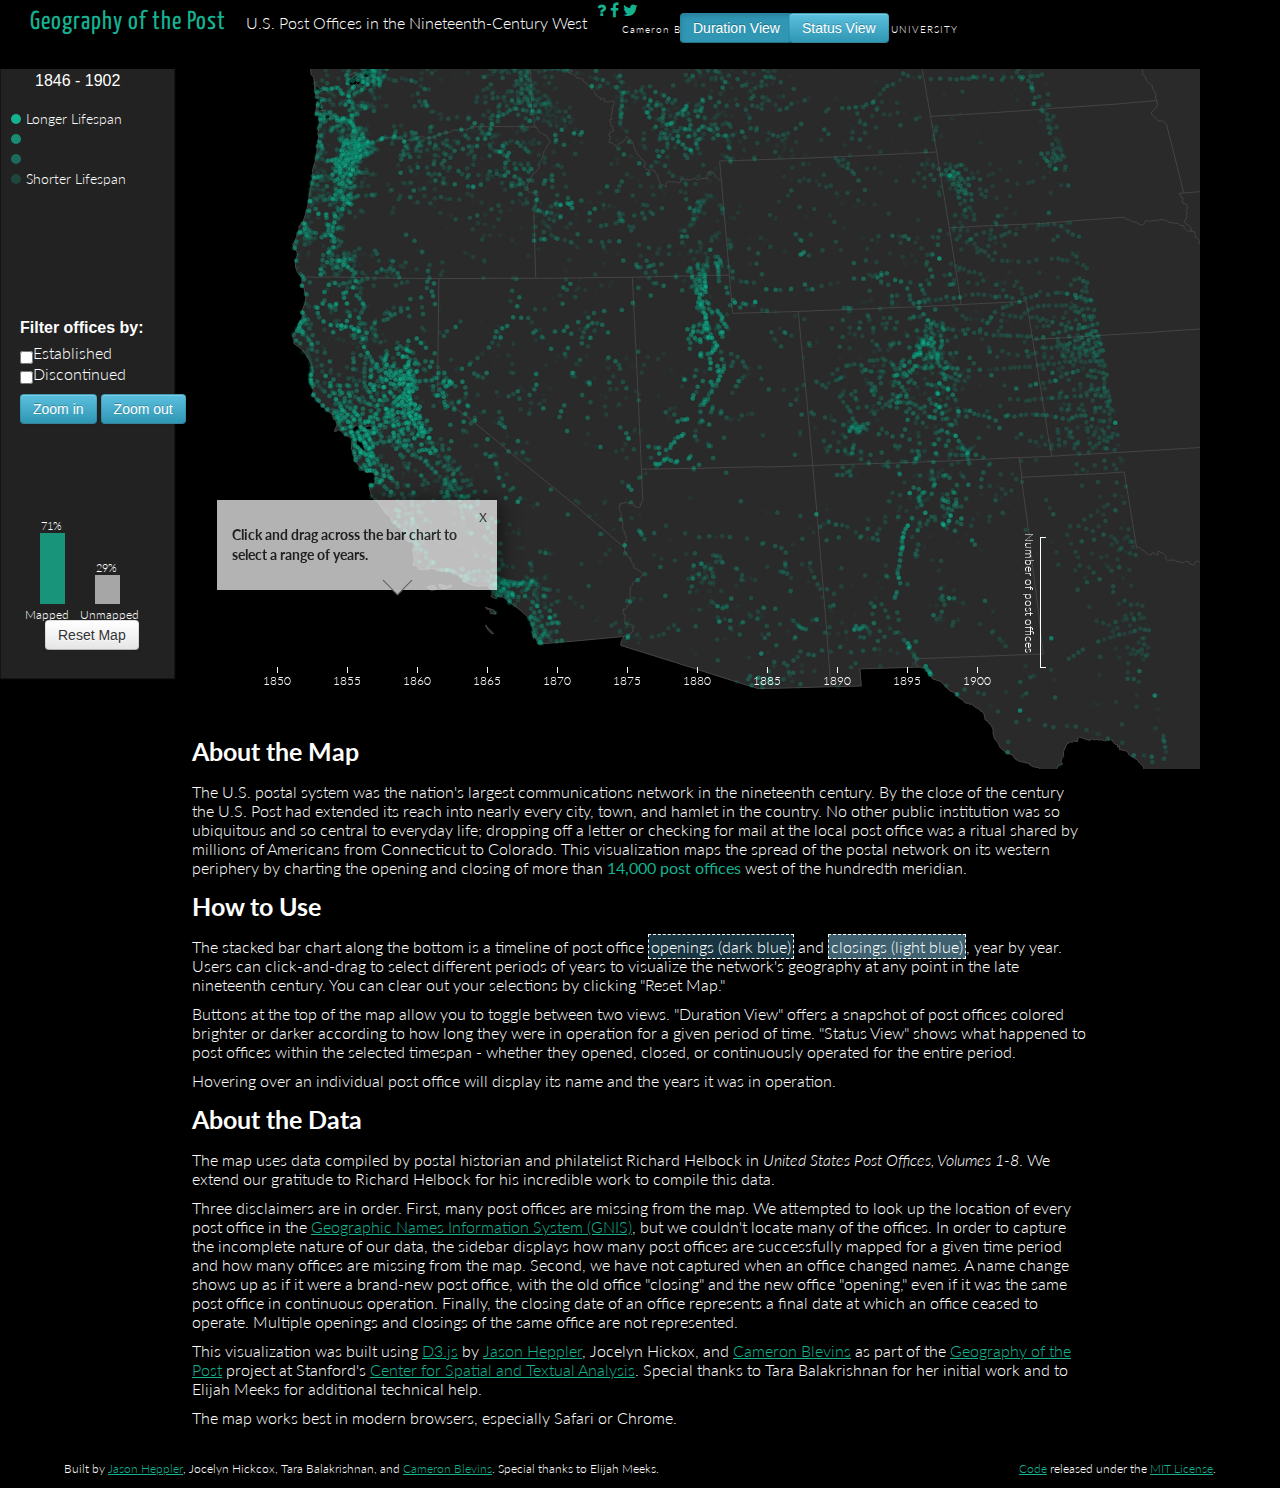
<file: index.html>
<!DOCTYPE html>
<html>
<head>
<meta charset="utf-8">

<title>Geography of the Post</title>

<link href='http://fonts.googleapis.com/css?family=Lato:300,400,700' rel='stylesheet' type='text/css'>
<link href='http://fonts.googleapis.com/css?family=Yanone+Kaffeesatz:400,300' rel='stylesheet' type='text/css'>

<link href="css/style.css" rel="stylesheet" type="text/css">
<link href="css/bootstrap.css" rel="stylesheet" type="text/css">
<link href="css/social-buttons.css" rel="stylesheet" type="text/css">
<link rel="stylesheet" href="css/font-awesome-4.2.0/css/font-awesome.min.css">
<script src="lib/jquery-1.11.1.min.js"></script>

<script src="lib/d3.v3.min.js" charset="utf-8"></script>
<script src="lib/queue.v1.min.js" charset="utf-8"></script>
<script src="lib/topojson.v1.min.js" charset="utf-8"></script>

<script>
<script>
  (function(i,s,o,g,r,a,m){i['GoogleAnalyticsObject']=r;i[r]=i[r]||function(){
  (i[r].q=i[r].q||[]).push(arguments)},i[r].l=1*new Date();a=s.createElement(o),
  m=s.getElementsByTagName(o)[0];a.async=1;a.src=g;m.parentNode.insertBefore(a,m)
  })(window,document,'script','//www.google-analytics.com/analytics.js','ga');

  ga('create', 'UA-55739042-1', 'auto');
  ga('send', 'pageview');

</script>
</script>

</head>

<body>

<script>
// Scroll to About section
$(function() {
  $('a[href*=#]:not([href=#])').click(function() {
    if (location.pathname.replace(/^\//,'') == this.pathname.replace(/^\//,'') && location.hostname == this.hostname) {

      var target = $(this.hash);
      target = target.length ? target : $('[name=' + this.hash.slice(1) +']');
      if (target.length) {
        $('html,body').animate({
          scrollTop: target.offset().top
        }, 1000);
        return false;
      }
    }
  });
});
</script>

<nav class="navbar navbar-inverse" role="navigation">
  <div class="container-fluid">
    <!-- Brand and toggle get grouped for better mobile display -->
    <div class="navbar-header">
      <span class="navbar-title">Geography of the Post</span>
      <span class="navbar-subtitle">U.S. Post Offices in the Nineteenth-Century West</span>
      <button type="button" id="durationView" class="btn btn-info active" onclick="showSnapshot()">Duration View</button>
      <button type="button" id="statusView" class="btn btn-info" onclick="showRegular()">Status View</button>
      <a id="aboutView" class="btn-social-icon btn-social" href="#aboutMap"><i class="fa fa-question"></i></a>
      <a id="social_facebook" class="btn-social-icon btn-social" href="https://www.facebook.com/sharer/sharer.php?u=URLENCODED_URL&t=Mapping the U.S. Postal Network in the Nineteenth-Century West"
   onclick="javascript:window.open(this.href, '', 'menubar=no,toolbar=no,resizable=yes,scrollbars=yes,height=300,width=600');return false;"
   target="_blank" title="Share on Facebook"><i class="fa fa-facebook"></i></a>
      <a id="social_twitter" class="btn-social-icon btn-social" href="http://twitter.com/share?text=Mapping the U.S. Postal Network in the Nineteenth-Century West &url=http://digitalhistory.stanford.edu/projects/cblevins" target="_blank"><i class="fa fa-twitter"></i></a>

    </div>
    <span id="about">
          <ul>
              <li>Cameron Blevins</li>
              <li>Jason Heppler</li>
              <li><span class="sc">Stanford University</span></li>
          </ul>
      </span>
  </div><!-- /.container-fluid -->
</nav>

<div id="loading">
  <div style="position: fixed; top: 30%; width: 100%; font: normal 400 26px/1.6 'Yanone Kaffeesatz', sans-serif;
      font-size: 600%; text-align: center; color: #15B290">Loading map...
  </div>
</div>

<div id="datamode">
  <form display: "inline">
    <input type="radio"
            id="snapshot"
            name="data"
            value="snapshot"
            onclick="showSnapshot()"
            checked="checked"/>Duration View
    <input type="radio"
            id="regular"
            name="data"
            value="regular"
            onclick="showRegular()"/>Status View
 </form>
</div>

<script type="text/javascript" src="post.js"></script>

<div id="resetMap">
    <button
    name="returnBrush"
    value="Remove Brush"
    class="btn btn-default"
    onclick="resetBrush()"/>Reset Map
</div>

<div id="information">
<div id="tooltipView"></div>

<div id="selections">
  <h4 class="yearText">Filter offices by: </h4>
  <form display="box" class="estSelections">
    <input type="checkbox"
            id="estab"
            class="legendText"
            name="maps"
            value="Established"
            onClick="filterPoints()"/>Established<br>
    <input type="checkbox"
            id="discont"
            class="legendText"
            name="maps"
            value="Discontinued"
            onclick="filterPoints()"/>Discontinued
 </form>

<button type="button" id="zoom_in" class="btn btn-info" onclick="manualZoom('in');">Zoom in</button>
<button type="button" id="zoom_out" class="btn btn-info" onclick="manualZoom('out');">Zoom out</button>
</div>
</div>

<div id="control" style="display: block; left: 217px; top: 500px;">
  <!--<h4>Drawing timelines</h4>-->
  <div id="text">
  	<h5>Click and drag across the bar chart to select a range of years.</h5>
    <!--<p>When you hover your mouse over the barchart, you'll notice the mouse changes to a crosshair. You can use your mouse to draw spans of time over the barchart and update the map's information. Click "Reset Map" to remove the span of time.</p>-->
  </div>

  <div id="control_arrow" style="width: 20px; height: 20px; transform: rotate(45deg); -ms-transform: rotate(45deg); -webkit-transform: rotate(45deg); background: white; border-bottom: solid 1px gray; border-right: 1px solid gray; position: absolute; left: 170px; top: 70px;"></div>
  <a id="close" title="close" onclick="d3.select('#control').style('display','none')">x</a>
</div>

<div class="aboutText">
<h3 id="aboutMap">About the Map</h3>
<p>The U.S. postal system was the nation's largest communications network in the nineteenth century. By the close of the century the U.S. Post had extended its reach into nearly every city, town, and hamlet in the country. No other public institution was so ubiquitous and so central to everyday life; dropping off a letter or checking for mail at the local post office was a ritual shared by millions of Americans from Connecticut to Colorado. This visualization maps the spread of the postal network on its western periphery by charting the opening and closing of more than <b><font color="#15b290">14,000 post offices</font></b> west of the hundredth meridian.

 <h3>How to Use</h3>
 <p>The stacked bar chart along the bottom is a timeline of post office <span style="background-color: #193441; padding: 2px; border: 1px dashed #fff;">openings (dark blue)</span> and <span style="background-color: #3E606F; padding: 2px; border: 1px dashed #fff;">closings (light blue)</span>, year by year. Users can click-and-drag to select different periods of years to visualize the network's geography at any point in the late nineteenth century. You can clear out your selections by clicking "Reset Map."</p>

 <p>Buttons at the top of the map allow you to toggle between two views. "Duration View" offers a snapshot of post offices colored brighter or darker according to how long they were in operation for a given period of time. "Status View" shows what happened to post offices within the selected timespan - whether they opened, closed, or continuously operated for the entire period. </p>

 <p>Hovering over an individual post office will display its name and the years it was in operation.</p>


 <h3>About the Data</h3>
 <p>The map uses data compiled by postal historian and philatelist Richard Helbock in <i>United States Post Offices, Volumes 1-8</i>. We extend our gratitude to Richard Helbock for his incredible work to compile this data.</p>
<p>Three disclaimers are in order. First, many post offices are missing from the map. We attempted to look up the location of every post office in the <a href="http://geonames.usgs.gov/">Geographic Names Information System (GNIS)</a>, but we couldn't locate many of the offices. In order to capture the incomplete nature of our data, the sidebar displays how many post offices are successfully mapped for a given time period and how many offices are missing from the map. Second, we have not captured when an office changed names. A name change shows up as if it were a brand-new post office, with the old office "closing" and the new office "opening," even if it was the same post office in continuous operation. Finally, the closing date of an office represents a final date at which an office ceased to operate. Multiple openings and closings of the same office are not represented.</p>

 <p>This visualization was built using <a href="d3js.org">D3.js</a> by <a href="http://jasonheppler.org/">Jason Heppler</a>, Jocelyn Hickox, and <a href="http://cameronblevins.org/">Cameron Blevins</a> as part of the <a href="http://www.stanford.edu/group/spatialhistory/cgi-bin/site/project.php?id=1059">Geography of the Post</a> project at Stanford's <a href="http://cesta.stanford.edu/">Center for Spatial and Textual Analysis</a>. Special thanks to Tara Balakrishnan for her initial work and to Elijah Meeks for additional technical help.</p>
  <p>The map works best in modern browsers, especially Safari or Chrome.</p>
 </div>


<footer>
  <span style="float:right;">
    <a href="https://github.com/stanford-history/geographypost">Code</a> released under the <a href="http://heppler.mit-license.org/">MIT License</a>.
  </span>

  Built by <a href="http://www.jasonheppler.org">Jason Heppler</a>, Jocelyn Hickcox, Tara Balakrishnan, and <a href="http://cameronblevins.org">Cameron Blevins</a>. Special thanks to Elijah Meeks.

</footer>
</body>
</file>
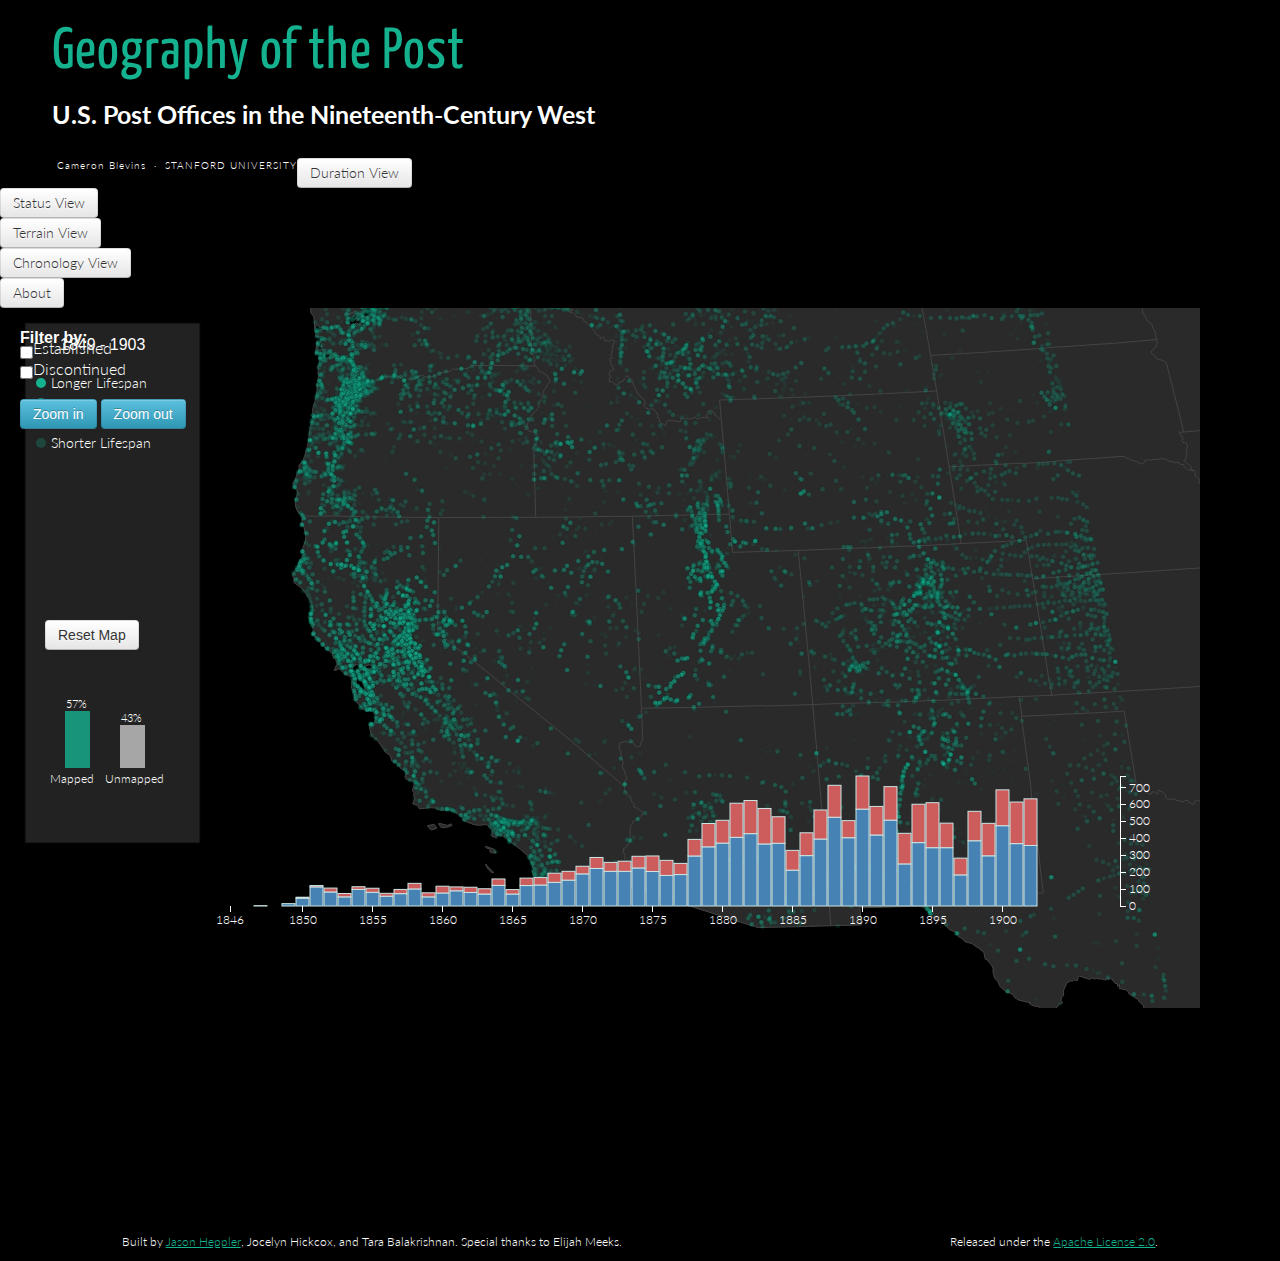
<file: v3.html>
<!DOCTYPE html>
<head>
<meta charset="utf-8">

<link href='http://fonts.googleapis.com/css?family=Lato:300,400,700' rel='stylesheet' type='text/css'>
<link href='http://fonts.googleapis.com/css?family=Yanone+Kaffeesatz:400,300' rel='stylesheet' type='text/css'>

<link href="css/style.css" rel="stylesheet" type="text/css">
<link href="css/tipsy.css" rel="stylesheet" type="text/css">
<link href="css/bootstrap.css" rel="stylesheet" type="text/css">

<script src="lib/d3.v3.min.js" charset="utf-8"></script>
<script src="lib/queue.v1.min.js" charset="utf-8"></script>
<script src="lib/topojson.v1.min.js" charset="utf-8"></script>
<script src="lib/jquery-1.10.2.min.js" charset="utf-8"></script>
<script src="lib/jquery-ui.js" charset="utf-8"></script>
<script src="lib/jquery.tipsy.js" charset="utf-8"></script>
</head>

<body>
<title>Geography of the Post</title>

<div id="info">
    <h1>Geography of the Post</h1>
    <h3>U.S. Post Offices in the Nineteenth-Century West</h3>
    <div id="about">
        <ul>
            <li>Cameron Blevins</li>
            <li><span class="sc">Stanford University</span></li>
        </ul>
    </div>
</div>

<div id="tab1" onclick="javascript:showSnapshot()">
  <p class="btn btn-default">Duration View</p>
</div>
<div id="tab2" onclick="javascript:showRegular()">
  <p class="btn btn-default">Status View</p>
</div>
<div id="tab3" onclick="javascript:showTerrain()">
  <p class="btn btn-default">Terrain View</p>
</div>
<div id="tab4" onclick="javascript:showChron()">
  <p class="btn btn-default">Chronology View</p>
</div>
<div id="tab5" onclick="javascript:showAbout()">
  <p class="btn btn-default">About</p>
</div>


<div id="datamode">
  <form display: "inline">
    <input type="radio"
            id="snapshot"
            class="datamode"
            name="data"
            value="snapshot"
            onclick="showSnapshot()"
            checked="checked"/>Snapshot View
    <input type="radio"
            id="event"
            class="datamode"
            name="data"
            value="event"
            onClick="showEvent()"/>Event View
    <input type="radio"
            id="regular"
            class="datamode"
            name="data"
            value="regular"
            onclick="showRegular()"/>Regular View
 </form>
</div>

<script type="text/javascript">

///////////////////////////////////////////////////////////////////////
//
// Global Variables
//
///////////////////////////////////////////////////////////////////////

var width = 1200,
    height = 750,
    barchart_margin = {top: 20, right: 40, bottom: 30, left: 20},
    barchart_width = width - barchart_margin.left - barchart_margin.right - 250,
    barchart_height = 180 - barchart_margin.top - barchart_margin.bottom,
    centered,
    barWidth = 25,
    num_mapped = 50,
    totalShown = 100,
    mappedHeight = 57,
    unmappedHeight = 43;

var z = d3.scale.ordinal().range(["steelblue", "indianred"]);
currentZoom = -99;

var zoom = d3.behavior.zoom()
    .translate([0, 0])
    .scale(1)
    .scaleExtent([.8, 8])
    // .on("zoomstart", zoomstart)
    .on("zoom", zoomed);
    // .on("zoomend", zoomend);

// Scales
var x = d3.scale.ordinal().rangeRoundBands([0, barchart_width - 60], .1);
var y = d3.scale.linear().range([barchart_height, 0]);

// Legend variables
var legend_x = 25,
    legend_y = 30,
    legend_width = 175,
    legend_height = 520,
    legend_margin = 20
    key_y = 40,
    key_x = 16,
    mapped_y = legend_y + legend_height - 90;

// Colors
var aliveThroughout = "#009939"; // active throughout
var diesDuring =  "#ff6600";     // closed
var bornDuring =  "0089cd";      // established
var aliveDuring = "#C00000";     // est and closed
var autoColor = "#15b290";
var currYearColor = "#CB709D";

// Brush Dates
var brushStart = 1849;
var brushEnd = 1903;
var defaultDis = 1905;
var currYear = 0;
var shownOpacity = .9;
var fadeOpacity = 0;

var tooltip = d3.select("body")
  .append("tooltipView")
    .attr("class", "tooltip")
    .style("opacity", 0);

// Get our data ready
queue()
    .defer(d3.json, "data/us.json")
    .defer(d3.csv, "data/post_data.csv")
    .await(ready);

///////////////////////////////////////////////////////////////////////
//
// Map
//
///////////////////////////////////////////////////////////////////////

var projection = d3.geo.azimuthalEqualArea()
    .translate([680, 380])
    .rotate([118.9, 0])
    .center([6, 37.5])
    .scale(1170 * 2);

var svg = d3.select("body").append("svg")
    .attr("width", width)
    .attr("height", "700")
    .attr("class", "mapviz");

var graticule = d3.geo.graticule()
    .extent([
        [-98 - 45, 38 - 45],
        [-98 + 45, 38 + 45]
    ])
    .step([22.5 / 4, 22.5 / 4]);

path = d3.geo.path()
    .projection(projection);

var carto = svg.append("g");
var postOfficePoints = svg.append("g");

// Printing the map
function ready(error, us, post) {

    if (error) {
        console.log(error);
    }

    // A little coercion, since the CSV is untyped.
    post.forEach(function (d, i) {
        d.index = i;
        d.name = d["Name"];
        d.est = parseInt(d.Est.split("-")[0]);
        d.re1 = parseInt(d.Re1.split("-")[0]);
        d.re2 = parseInt(d.Re2.split("-")[0]);
        d.re3 = parseInt(d.Re3.split("-")[0]);
        d.dis1 = parseInt(d.Dis1.split("-")[0]);
        d.dis1 = parseInt(d.Dis1.split("-")[0]);
        if (d.Dis1 == "") {
            d.dis1 = defaultDis;
        }
        d.dis2 = parseInt(d.Dis2.split("-")[0]);
        if (d.Dis2 == "") {
            d.dis2 = defaultDis;
        }

        d.dis3 = parseInt(d.Dis3.split("-")[0]);
        if (d.dis3 == "") {
            d.dis3 = defaultDis;
        }
        d.dis4 = parseInt(d.Dis4.split("-")[0]);
        if (d.Dis4 == "") {
            d.dis4 = defaultDis;
        }
        d.lat = d["Latitude"];
        d.long = d["Longitude"];
    });

    carto.append("path")
        .datum(graticule.outline)
        .attr("class", "background")
        .attr("d", path);

    carto.append("path")
        .datum(topojson.feature(us, us.objects.land))
        .attr("class", "land")
        .attr("d", path);

    land = carto.append("path")
        .datum(topojson.mesh(us, us.objects.states, function (a, b) {
            return a.id !== b.id;
        }))
        .attr("class", "boundary")
        .attr("d", path);

    carto.append("clipPath")
        .attr("id", "clip")
        .append("use")
        .attr("xlink:href", "#land");

    svg
     .call(zoom)
     .on("mousewheel.zoom", null) // disable mousewheel
     .on("wheel.zoom", null) // disable mousewheel
     .on("dblclick.zoom", null);  // disable doubleclick zoom

    // Printing all points
    postoffices = postOfficePoints.selectAll("g.points-est")
        .data(post)
      .enter().append("g")
        .attr("class", "points-est")
        .style("fill", "midnightblue")
        .attr("transform", function (d) {
            return "translate(" + projection([d.long, d.lat]) + ")";
        })
        .on("mouseover", showLabel)
        .on("mouseout", removeLabel);

    postoffices
        .append("circle")
        .attr("r", 2.5)
        .attr("class", "points-est")
        .style("fill", autoColor);


    //********************************
    // Legend
    //********************************

    var legend = svg.append("g")
        .attr("class", "legend");

    legend.append("rect")
        .attr("id", "legendBox")
        .attr("x", legend_x)
        .attr("y", legend_y - 15)
        .attr("width", legend_width)
        .attr("height", legend_height)
        .style();

    // Numbers showing the start and end brush dates.
    var brushYears = legend.append("g")
    brushYears.append("text")
        .attr("id", "brushYears")
        .classed("yearText", true)
        .text(brushStart + " - " + brushEnd)
        .attr("x", legend_x + 35)
        .attr("y", legend_y + 12);

    var key = legend.append("g")

    // Established during brush
    key.append("circle")
        .attr("id", "keyCircle1")
        .attr("cx", function () {
            return legend_x + key_x
        })
        .attr("cy", function () {
            return legend_y + key_y + 5
        })
        .attr("r", 5)
        .style("fill", autoColor);

    key.append("text")
        .attr("class", "legendText")
        .attr("id", "keyLabel1")
        .attr("x", function () {
            return legend_x + key_x + 10
        })
        .attr("y", function () {
            return legend_y + 10 + key_y
        })
        .text("Longer Lifespan");

    // Closed during brush
    key.append("circle")
        .attr("id", "keyCircle2")
        .attr("cx", function () {
            return legend_x + key_x
        })
        .attr("cy", function () {
            return legend_y + legend_margin + key_y + 5
        })
        .attr("r", 5)
        .style("fill", autoColor)
        .style("opacity", .75);

    key.append("text")
        .attr("class", "legendText")
        .attr("id", "keyLabel2")
        .attr("x", function () {
            return legend_x + key_x + 10
        })
        .attr("y", function () {
            return legend_y + legend_margin + 10 + key_y
        })
        .style("display", "none")
        .text("Closed");

    // Alive throughout brush
    key.append("circle")
        .attr("id", "keyCircle3")
        .attr("cx", function () {
            return legend_x + key_x
        })
        .attr("cy", function () {
            return legend_y + 2 * legend_margin + key_y + 5
        })
        .attr("r", 5)
        .style("fill", autoColor)
        .style("opacity", .5);

    key.append("text")
        .attr("class", "legendText")
        .attr("id", "keyLabel3")
        .attr("x", function () {
            return legend_x + key_x + 10
        })
        .attr("y", function () {
            return legend_y + 2 * legend_margin + 10 + key_y
        })
        .style("display", "none")
        .text("Active throughout");

    // Lives and dies during brush
    key.append("circle")
        .attr("id", "keyCircle4")
        .attr("cx", function () {
            return legend_x + key_x
        })
        .attr("cy", function () {
            return legend_y + 3 * legend_margin + key_y + 5
        })
        .attr("r", 5)
        .style("fill", autoColor)
        .style("opacity", .25);

    key.append("text")
        .attr("class", "legendText")
        .attr("id", "keyLabel4")
        .attr("x", function () {
            return legend_x + key_x + 10
        })
        .attr("y", function () {
            return legend_y + 3 * legend_margin + 10 + key_y
        })
        .text("Shorter Lifespan");

    //********************************
    // Post office toggles - Chart showing the percentage of mapped to
    // unmapped data points within the given brush
    //********************************

    var mappedChart = legend.append("g");

    // Mapped bar
    mappedChart.append("rect")
        .attr("id", "onMap")
        .attr("x", legend_x + 40)
        .attr("y", mapped_y - mappedHeight)
        .attr("width", barWidth)
        .attr("height", mappedHeight);

    // "Mapped" label
    mappedChart.append("text")
        .text("Mapped")
        .attr("class", "mapText")
        .attr("y", mapped_y + 15)
        .attr("x", legend_x + 25);

    // Mapped percentage label
    mappedChart.append("text")
        .text(mappedHeight + "%")
        .attr("class", "percentLabel")
        .attr("id", "mappedPercent")
        .attr("y", mapped_y - mappedHeight - 3)
        .attr("x", legend_x + 41);

    // Unmapped bar
    mappedChart.append("rect")
        .attr("id", "notOnMap")
        .attr("x", legend_x + 95)
        .attr("y", mapped_y - unmappedHeight)
        .attr("width", barWidth)
        .attr("height", unmappedHeight);

    // Unmapped percentage label
    mappedChart.append("text")
        .text(unmappedHeight + "%")
        .attr("class", "percentLabel")
        .attr("id", "unmappedPercent")
        .attr("y", mapped_y - unmappedHeight - 3)
        .attr("x", legend_x + 96);

    // "Unmapped" label
    mappedChart.append("text")
        .text("Unmapped")
        .attr("class", "mapText")
        .attr("y", mapped_y + 15)
        .attr("x", legend_x + 80);

    styleOpacity();

    // *********************************************
    // Map Callbacks
    // *********************************************

    var labelSize = 16;

    // Zoom function
    function zoomed() {
        postOfficePoints.attr("transform", "translate(" + d3.event.translate + ")scale(" + d3.event.scale + ")");
        carto.attr("transform", "translate(" + d3.event.translate + ")scale(" + d3.event.scale + ")");
        carto.select(".boundary").style("stroke-width", 1.5 / d3.event.scale + "px");
        if (currentZoom != d3.event.scale) {
            currentZoom = d3.event.scale;
            svg.selectAll("circle.points-est").attr("r", function () {
                return 2.5 / d3.event.scale + "px"
            });
        }
        // labelSize = 16 / d3.event.scale;
        // d3.select(".map-tooltip").style("font-size", 16 / d3.event.scale + "px");
    }

    // On hover, show point labels
    function showLabel(d, i) {
        this.parentNode.appendChild(this);
        var startDate = d.est;
        var endDate = d.dis1;
        d3.selectAll("rect.bar").transition().duration(600).style("fill", function (d) {

            if (d.x >= startDate && d.x <= endDate) {
                return "goldenrod";
            }

            if (d.x == currYear) {
                return currYearColor;
            }

        });

        tooltip.transition().duration(200).style("opacity", .8);
        tooltip.html(tooltipText(d));
    }

    function removeLabel(d,i) {
      // d3.selectAll("text.map-tooltip").remove();
      tooltip.transition().duration(500).style("opacity", 0);

      d3.selectAll("rect.bar").transition().duration(600).style("fill", function (d, i) {
          if (d.x == currYear) {
              return currYearColor;
          } else {
              return z[i]
          }
      });
    }
}


//********************************************
// Graphing the year counts as a bar chart
//********************************************

// Prepare the barchart canvas
var barchart = d3.select("body").append("svg")
    .attr("class", "barchart")
    .attr("width", $(document).width())
.attr("height", barchart_height + barchart_margin.top + barchart_margin.bottom)
    .attr("y", height - barchart_height - 100)
    .attr("x", legend_x + legend_width)
    .append("g")
    .attr("transform", "translate(" + (barchart_margin.left + legend_x + legend_width + 10) + "," + barchart_margin.top + ")");

// var yDom = [0, 0];
// var xDom = [0, 0];

// Plot the data
d3.csv("data/years_count2.csv", function (error, post) {

    // Coercion since CSV is untyped
    post.forEach(function (d) {
        d["frequency"] = +d["frequency"];
        d["frequency_discontinued"] = +d["frequency_discontinued"];
        d["year"] = d3.time.format("%Y").parse(d["year"]).getFullYear();
    });

    brush = d3.svg.brush()
        .x(x)
        .on("brush", brushmove)
        .on("brushend", brushend);
        // .extent([0,0]);

    var freqs = d3.layout.stack()(["frequency", "frequency_discontinued"].map(function (type) {
        return post.map(function (d) {
            return {
                x: d["year"],
                y: +d[type]
            };
        });
    }));

    x.domain(freqs[0].map(function (d) {
        return d.x;
    }));
    y.domain([0, d3.max(freqs[freqs.length - 1], function (d) {
        return d.y0 + d.y;
    })]);

    // yDom = y.domain;
    // xDom = x.domain;

    // Axis variables for the bar chart
    x_axis = d3.svg.axis().scale(x).tickValues([1846, 1850, 1855, 1860, 1865, 1870, 1875, 1880, 1885, 1890, 1895, 1900]).orient("bottom");
    y_axis = d3.svg.axis().scale(y).orient("right");

    // x axis
    barchart.append("g")
        .attr("class", "x axis")
        .style("fill", "#fff")
        .attr("transform", "translate(0," + barchart_height + ")")
        .call(x_axis);

    // y axis
    barchart.append("g")
        .attr("class", "y axis")
        .style("fill", "#fff")
        .attr("transform", "translate(" + barchart_width + ",0)")
        .call(y_axis);

    var w = barchart_width - barchart_margin.right - barchart_margin.left;

    // Add a group for each cause.
    var freq = barchart.selectAll("g.freq")
        .data(freqs)
      .enter().append("g")
        .attr("class", "freq")
        .style("fill", function (d, i) {
            return z(i);
        })
        .style("stroke", "#CCE5E5");

    // Add a rect for each date.
    rect = freq.selectAll("rect")
        .data(Object)
      .enter().append("rect")
        .attr("class", "bar")
        .attr("x", function (d) {
            return x(d.x);
        })
        .attr("y", function (d) {
            return y(d.y0) + y(d.y) - barchart_height;
        })
        .attr("height", function (d) {
            return barchart_height - y(d.y);
        })
        .attr("width", x.rangeBand())
        .attr("id", function (d) {
            return d["year"];
        });

    // Draw the brush
    var arc = d3.svg.arc()
      .outerRadius(barchart_height / 15)
      .startAngle(0)
      .endAngle(function(d, i) { return i ? -Math.PI : Math.PI; });

    var brushg = barchart.append("g")
      .attr("class", "brush")
      .call(brush);

    brushg.selectAll(".resize").append("path")
        .attr("transform", "translate(0," +  barchart_height / 2 + ")")
        .attr("d", arc);

    brushg.selectAll("rect")
        .attr("height", barchart_height);

    // ****************************************
    // Barchart Callbacks
    // ****************************************

    function brushmove() {
        newscale = d3.scale.linear();
        newscale.domain(x.range()).range(x.domain()).clamp(true);
        b = brush.extent();
        year_begin = newscale(b[0]);
        year_end = newscale(b[1]);

        brushStart = Math.ceil(year_begin);
        brushEnd = Math.ceil(year_end);

        // Snap to rect edge
        d3.select("g.brush").call(brush.extent([newscale.invert(brushStart), newscale.invert(brushEnd)]));
    }

    function brushend() {

      // When brushed, depending on option selected call a function to show and style points
      filterPoints();
      colorPoints();
      styleOpacity();

      // Update percent mapped vs percent unmapped bars. We want to show that some
      // data isn't being mapped (where we're missing data, etc.)
      mappedHeight = (num_mapped / totalShown) * 100;
      unmappedHeight = ((totalShown - num_mapped) / totalShown) * 100;
      d3.select("#onMap").attr("height", mappedHeight)
          .attr("y", function () {
              return mapped_y - mappedHeight
          });
      d3.select("#notOnMap").attr("height", unmappedHeight)
          .attr("y", function () {
              return mapped_y - unmappedHeight
          });
      d3.select("svg").append("brushYears");
      d3.select("#mappedPercent").text(Math.round(mappedHeight) + "%");
      d3.select("#unmappedPercent").text(Math.round(unmappedHeight) + "%");
      d3.select("#mappedPercent").attr("y", mapped_y - mappedHeight - 3);
      d3.select("#unmappedPercent").attr("y", mapped_y - unmappedHeight - 3);

      // Update start and end years in upper right-hand corner of the map
      d3.select("#brushYears").text(brushStart + " - " + brushEnd);

      // Fade all years in the histogram not within the brush
      d3.selectAll("rect.bar").style("opacity", function (d, i) {
          return d.x >= year_begin && d.x < year_end ? "1" : ".4"
      });
    }

});

// ****************************************
// Post office status functions
// ****************************************

var arrSize = 4;
//Returns whether or not the post office was alive at a given date
function isAliveStart(estArr, lifeSpanArr, brushDate) {
    for (var i = 0; i < arrSize; i++) {
        if (estArr[i] < brushDate && brushDate <= (estArr[i] + lifeSpanArr[i])) {
            return true;
        }
    }
    return false;
};

function isAliveEnd(estArr, lifeSpanArr, brushDate) {
    for (var j = 0; j < arrSize; j++) {
        if (estArr[j] <= brushDate && brushDate < (estArr[j] + lifeSpanArr[j])) {
            return true;
        }
    }
    return false;
};

//If the post office was established during the brush, it existed during the brush.
//Only post offices that were dead at the start and end of the brush are passed to this function.
function isDuring(est, brushMin, brushMax) {
    for (var k = 0; k < arrSize; k++) {
        if (brushMin <= est[k] && est[k] <= brushMax) {
            return true;
        }
    }
    return false;
};

function colorPoints() {

    //Colors the points to reflect their category within the brush
    d3.selectAll("circle.points-est").style("fill", function (d, i) {

        // Arrays of established dates and subsequent life spans of a single post office.
        // Note: assumes there are exactly 4 establish dates in the data
        var estArr = [d.est, d.re1, d.re2, d.re3];
        var lifespanArr = [d.dis1 - d.est, d.dis2 - d.re1, d.dis3 - d.re2, d.dis4 - d.re3];

        // Bools are true if post office was alive at the time of brushMin and brushMax
        var startAlive = false;
        var endAlive = false;

        // Determine whether or not a post is alive at the start and end of brush
        startAlive = isAliveStart(estArr, lifespanArr, brushStart);
        endAlive = isAliveEnd(estArr, lifespanArr, brushEnd);

        if (document.getElementById("regular").checked == true) {
            if (startAlive && endAlive) { //Alive throughout (or at least at start and end)
                return aliveThroughout; //Teal
            } else if (startAlive && !endAlive) { //Dies during brush
                return diesDuring; //Red
            } else if (!startAlive && endAlive) { //Established during brush
                return bornDuring; //Yellow
            } else if (isDuring(estArr, brushStart, brushEnd)) { //Est. and dies during brush.
                return aliveDuring; //Pink
            } else {
                return "black";
            }
        } else if (document.getElementById("snapshot").checked == true) {
            return autoColor;
        }

    });
};

function styleOpacity() {

    d3.selectAll("circle.points-est").style("opacity", function (d) {
        if (document.getElementById("regular").checked == true) {
            return shownOpacity;
        } else if (document.getElementById("snapshot").checked == true) {
            var estArr = [d.est, d.re1, d.re2, d.re3];
            var lifespanArr = [d.dis1 - d.est, d.dis2 - d.re1, d.dis3 - d.re2, d.dis4 - d.re3];

            // Bools are true if post office was alive at the time of brushMin and brushMax
            var startAlive = false;
            var endAlive = false;

            // Determine whether or not a post is alive at the start and end of brush
            startAlive = isAliveStart(estArr, lifespanArr, brushStart);
            endAlive = isAliveEnd(estArr, lifespanArr, brushEnd);

            var brushSpan = brushEnd - brushStart;
            var percentAlive = 0;

            for (var i = 0; i < arrSize; i++) {
                // If the post office was alive at the start of the brush, add appropriate number of years
                if (estArr[i] < brushStart && brushStart <= (estArr[i] + lifespanArr[i])) {
                    if (estArr[i] + lifespanArr[i] >= brushEnd) {
                        return 1;
                    } else {
                        percentAlive += (estArr[i] + lifespanArr[i] - brushStart);
                    }
                }
                // Otherwise, if the post office was established any number of times during the brush, add appropriate years
                else if (brushStart <= estArr[i] && estArr[i] <= brushEnd) {
                    if (brushEnd >= (estArr[i] + lifespanArr[i])) {
                        percentAlive += lifespanArr[i];
                    } else {
                        percentAlive += (brushEnd - estArr[i]);
                    }
                }
            }
            var nm = d.name;
            return percentAlive / brushSpan;
        }

    });
};

function showEst() {
    d3.selectAll("g.points-est").transition().duration(500).style("display", function (d) {

        var estArr = [d.est, d.re1, d.re2, d.re3];

        for (var i = 0; i < arrSize; i++) {
            if (estArr[i] <= brushEnd && estArr[i] >= brushStart) {
                return "block";
            }
        }
        return "none";
    });
    return "none";
};

function showDis() {

    d3.selectAll("g.points-est").transition().duration(500).style("display", function(d) {//.style("opacity", function (d) {

        var disArr = [d.dis1, d.dis2, d.dis3, d.dis4];

        for (var i = 0; i < arrSize; i++) {
            if (disArr[i] <= brushEnd && disArr[i] >= brushStart) {
                return "block";
            }
        }
        return "none";
    });
};

function showEstAndDis() {

    d3.selectAll("g.points-est").transition().duration(500).style("display", function(d) {//.style("opacity", function (d) {

        var estArr = [d.est, d.re1, d.re2, d.re3];
        var disArr = [d.dis1, d.dis2, d.dis3, d.dis4];

        for (var i = 0; i < arrSize; i++) {
            if (disArr[i] <= brushEnd && disArr[i] >= brushStart) {
                return "block";
            } else if (estArr[i] <= brushEnd && estArr[i] >= brushStart) {
                return "block";
            }
        }
        return "none";
    });
};

function showAll() {
    totalShown = 0;
    num_mapped = 0;
    var num_unmapped = 0;

    var totalPoints = 0;
    var totalUnshown = 0;

    d3.selectAll("g.points-est").style("display", function (d) {
        totalPoints++;

        var estArr = [d.est, d.re1, d.re2, d.re3];
        var lifespanArr = [d.dis1 - d.est, d.dis2 - d.re1, d.dis3 - d.re2, d.dis4 - d.re3];

        // Bools are true if post office was alive at the time of brushMin and brushMax
        var startAlive = false;
        var endAlive = false;

        // Determine whether or not a post is alive at the start and end of brush
        startAlive = isAliveStart(estArr, lifespanArr, brushStart);
        endAlive = isAliveEnd(estArr, lifespanArr, brushEnd);

        // Show all offices alive at some point if 'all', only established during that time if 'established', and only disestablished if 'disestablished' radio button selected
        // Buggy: does not account for discontinuity in otherwise-classed offices.
        // Buggy: only goes into effect when the brush is changed; not automatic.
        if (startAlive && endAlive) {
            d3.select(this).transition().duration(500).style("opacity", shownOpacity);
            totalShown++;
            if (d["Latitude"] == 0 || d["Latitude"] == "") {
                num_unmapped++;
                return "none";
            } else {
                num_mapped++;
                return "block";
            }
        } else if (startAlive && !endAlive) {
            d3.select(this).transition().duration(500).style("opacity", shownOpacity);
            totalShown++;
            if (d["Latitude"] == 0 || d["Latitude"] == "") {
                num_unmapped++;
                return "none";
            } else {
                num_mapped++;
                return "block";
            }
        } else if (!startAlive && endAlive) {
            d3.select(this).transition().duration(500).style("opacity", shownOpacity);
            totalShown++;
            if (d["Latitude"] == 0 || d["Latitude"] == "") {
                num_unmapped++;
                return "none";
            } else {
                num_mapped++;
                return "block";
            }
        } else if (isDuring(estArr, brushStart, brushEnd)) {
            d3.select(this).transition().duration(500).style("opacity", shownOpacity);
            totalShown++;
            if (d["Latitude"] == 0 || d["Latitude"] == "") {
                num_unmapped++;
                return "none";
            } else {
                num_mapped++;
                return "block";
            }
        }
        return "none";

    });
};

// When a filter checkbox is selected or unselected, update the points shown to reflect current filter
function filterPoints() {

    if (document.getElementById("estab").checked && !document.getElementById("discont").checked) {
        showEst();
    } else if (!document.getElementById("estab").checked && document.getElementById("discont").checked) {
        showDis();
    } else if (document.getElementById("estab").checked && document.getElementById("discont").checked) {
        showEstAndDis();
    } else {
        showAll();
    }
};

// For use in year-by-year: show only offices that were established or discontinued during that year
function showEstDis() {

    d3.selectAll("g.points-est").style("display", function (d) {

        var estArr = [d.est, d.re1, d.re2, d.re3];
        var lifespanArr = [d.dis1 - d.est, d.dis2 - d.re1, d.dis3 - d.re2, d.dis4 - d.re3];

        for (var i = 0; i < arrSize; i++) {
            if (estArr[i] == currYear) {
                return "block"
            } else if ((estArr[i] + lifespanArr[i]) == currYear) {
                return "block";
            } else {
                return "none";
            }
        }

    });

    d3.selectAll("circle.points-est").style("fill", function (d) {

        var estArr = [d.est, d.re1, d.re2, d.re3];
        var lifespanArr = [d.dis1 - d.est, d.dis2 - d.re1, d.dis3 - d.re2, d.dis4 - d.re3];

        for (var i = 0; i < arrSize; i++) {
            if (estArr[i] == currYear) {
                d3.select(this).style("opacity", .8);
            } else if ((estArr[i] + lifespanArr[i]) == currYear) {
                d3.select(this).style("opacity", .8);
            }
        }

    });
};

function showRegular() {
    fadeOpacity = .1;
    document.getElementById("regular").checked = true;
    document.getElementById("tab2").style.zIndex = "-3";
    document.getElementById("tab2").style.background = "#f7f7f7"
    document.getElementById("tab3").style.zIndex = "-5";
    document.getElementById("tab3").style.background = "#F5F1DE"
    document.getElementById("tab1").style.zIndex = "-4";
    document.getElementById("tab1").style.background = "#F5F1DE"
    showAll();
    document.getElementById("selections").style.visibility = "visible";
    colorPoints();
    styleOpacity();
    d3.selectAll("g.key").transition().duration(1000).style("opacity", .8);

    document.getElementById("keyCircle1").style.fill = bornDuring;
    document.getElementById("keyCircle2").style.fill = diesDuring;
    document.getElementById("keyCircle3").style.fill = aliveThroughout;
    document.getElementById("keyCircle4").style.fill = aliveDuring;
    document.getElementById("keyCircle2").style.opacity = 1;
    document.getElementById("keyCircle3").style.opacity = 1;
    document.getElementById("keyCircle4").style.opacity = 1;
    d3.select("#keyLabel1").text("Established");
    d3.select("#keyLabel2").style("display", "block");
    d3.select("#keyLabel3").style("display", "block");
    d3.select("#keyLabel4").text("Estab. and Closed");
};

function showSnapshot() {
    fadeOpacity = 0;
    document.getElementById("snapshot").checked = true;
    document.getElementById("tab2").style.zIndex = "-4";
    document.getElementById("tab2").style.background = "#F5F1DE";
    document.getElementById("tab1").style.zIndex = "-3";
    document.getElementById("tab1").style.background = "#f7f7f7"
    showAll();
    colorPoints();
    d3.selectAll("g.key").transition().duration(1000).style("opacity", 0);
    styleOpacity();
    document.getElementById("keyCircle1").style.fill = autoColor;
    document.getElementById("keyCircle1").style.opacity = 1;
    d3.select("#keyLabel1").text("Longer Lifespan");
    document.getElementById("keyCircle2").style.fill = autoColor;
    document.getElementById("keyCircle2").style.opacity = .75;
    d3.select("#keyLabel2").style("display", "none");
    document.getElementById("keyCircle3").style.fill = autoColor;
    document.getElementById("keyCircle3").style.opacity = .5;
    d3.select("#keyLabel3").style("display", "none");
    document.getElementById("keyCircle4").style.fill = autoColor;
    document.getElementById("keyCircle4").style.opacity = .25;
    d3.select("#keyLabel4").text("Shorter Lifespan");
};

function showEvent() {
    document.getElementById("event").checked = true;
    document.getElementById("tab3").style.zIndex = "-4";
    document.getElementById("tab3").style.background = "#F5F1DE"
    document.getElementById("tab2").style.zIndex = "-3";
    document.getElementById("tab2").style.background = "#f7f7f7"
    document.getElementById("tab1").style.zIndex = "-4";
    document.getElementById("tab1").style.background = "#F5F1DE"

    d3.select(".gbrush.brush.extent").attr("pointer-events", "none");
};

function resetBrush() {

    brush.clear();
    d3.select(".gbrush").call(brush);

}

// Show information about the project
function showAbout() {
    if (document.getElementById("aboutText").style.display == "none") {
        document.getElementById("aboutText").style.display = "block";
    } else {
        document.getElementById("aboutText").style.display = "none";
    }
};


// *********************************************
// Zoom functions
// *********************************************

function zoomed() {
    // currentZoom = -99;

    postOfficePoints.attr("transform", "translate(" + zoom.translate()[0]  +"," + zoom.translate()[1] + ")scale(" + zoom.scale() + ")");

    carto.attr("transform", "translate(" + zoom.translate()[0] +"," + zoom.translate()[1] + ")scale(" + zoom.scale() + ")");
    carto.select(".boundary").style("stroke-width", (1 / zoom.scale()) + "px");

    // currentZoom = -99;
    // if (currentZoom != zoom.scale()) {
    //     currentZoom = zoom.scale();
    //     svg.selectAll("circle.points-est").attr("r", function () {
    //         return 2.5 / zoom.scale() + "px"
    //     });
    // }
    //
}

// function zoomend() {
//     d3.selectAll("g.points-est").transition().duration(600).style("display", "block");
// }

function manualZoom(zoomDirection) {

  var newTransX = (((zoom.translate()[0] - width/2) * 1.5) + width/2);
  var newTransY = (((zoom.translate()[1] - height/2) * 1.5) + height/2);
  var newScale = zoom.scale() * 1.5;

    if (zoomDirection == "in") {

      }
       else {
      newTransX = (((zoom.translate()[0] - width/2) * .85) + width/2);
      newTransY = (((zoom.translate()[1] - height/2) * .85) + height/2);
      newScale = zoom.scale() * .85;
        }
  postOfficePoints.attr("transform", "translate(" + newTransX +","+newTransY + ")scale(" + newScale + ")");

  carto.attr("transform", "translate(" + newTransX +","+newTransY + ")scale(" + newScale + ")");
  carto.select(".boundary").style("stroke-width", (1 / newScale) + "px");

    svg.selectAll("circle.points-est").attr("r", function () {
        return (2.5 / newScale) + "px"
    });

    zoom.translate([newTransX,newTransY]).scale(newScale);
    // zoomed();
}

function tooltipText(d) {
    var officeName        = isNaN(d.name) ? "n/a" : d.name,
        officeEstablished = isNaN(d.Est) ? "n/a" : d.Est,
        officeClosed      = isNaN(d.Dis1) ? "n/a" : d.Dis1;

    return  "<h5>" + d.name + "</h5>" +
            "Established: " + d.Est + "<br>" +
            "Closed: " + d.Dis1 + "<br>";
}

function resizePath(d) {
  var e = +(d == "e"),
      x = e ? 1 : -1,
      y = height / 3;
  return "M" + (.5 * x) + "," + y
      + "A6,6 0 0 " + e + " " + (6.5 * x) + "," + (y + 6)
      + "V" + (2 * y - 6)
      + "A6,6 0 0 " + e + " " + (.5 * x) + "," + (2 * y)
      + "Z"
      + "M" + (2.5 * x) + "," + (y + 8)
      + "V" + (2 * y - 8)
      + "M" + (4.5 * x) + "," + (y + 8)
      + "V" + (2 * y - 8);
}


</script>

<div id="aboutText" style="display:none">
    <p>The U.S. postal system was the nation's largest communications network in the nineteenth century. This visualization maps the spread of that network in the American West by charting the opening and closing of individual post offices over time. Users can click-and-drag the bar chart to see the extent of the network for any span of years. "Normal View" offers a snapshot of offices that were in existence at any point during a particular period. "Detailed View" gives more information about individual offices - whether they were opened, closed, and whether or not they were in existence for the entirety of the selected period.</p>

    <p>Three disclaimers are in order. First, the map is missing a significant amount of data. We attempted to find the locations of post offices by looking them up in the <a href="http://geonames.usgs.gov/">Geographic Names Information System (GNIS)</a>, but we were not successful for many post offices. In order to capture this missing data, the sidebar displays how many post offices are mapped and how many are missing from the map for the selected time period. Second, we have not captured when an office changed names. A name change shows up as if it were a brand-new post office, with the old office "closing" and the new office "opening," even if they were one and the same post office in continuous operation. Finally, the close date of an office represents a final date at which an office ceased to exist. Multiple openings and closings of the same office are not represented.</p>

    <p>The map uses data from Richard Helbock, United States Post Offices, Volumes 1-8. Available for purchase at: <a href="http://www.la-posta.com/images/ebooks.htm">http://www.la-posta.com/images/ebooks.htm</a>. We extend our gratitude to Richard Helbock for his incredible work to compile this data.</p>

    <p>This visualization was built using <a href="d3js.org">D3</a> by <a href="http://jasonheppler.org/">Jason Heppler</a> and Jocelyn Hickox as part of the <a href="http://www.stanford.edu/group/spatialhistory/cgi-bin/site/project.php?id=1059">Geography of the Post</a> project at Stanford's <a href="http://cesta.stanford.edu/">Center for Spatial and Textual Analysis</a>. Special thanks to Tara Balakrishnan for her initial work and to Elijah Meeks for his technical help.</p>

<input type="button" class="btn btn-default" value="Close" onclick="showAbout()"/>

</div>

<div id="resetMap">
    <button
    name="returnBrush"
    value="Remove Brush"
    class="btn btn-default"
    onclick="resetBrush()"/>Reset Map

</div>

<div class="btn-group" style="margin: 9px 0 5px;">
<!--     <input type="button" class="btn btn-default" id="zoom_in" value="+" onclick="zoomin()"/>
    <input type="button" class="btn btn-default"id="zoom_out" value="-" onclick="zoomout()"/> -->
<!--     <input type="button" class="btn btn-default" id="returnBrush" value="Return" style="visibility:hidden" onclick="returnBrush()"/> -->
</div>

<div id="information">

<!-- <p id="singleYearLabel">Select Single Year</p> -->

<!-- <div class="btn-group" style="margin: 9px 0 5px;">
    <input type="button" class="btn btn-default" id="forward" value=">>" onclick="yearForward()"/>
    <input type="button" class="btn btn-default"id="back" value="<<" onclick="yearBack()"/>
    <input type="button" class="btn btn-default" id="returnBrush" value="Return" style="visibility:hidden" onclick="returnBrush()"/>
</div> -->

<div id="selections">
  <h3 class="yearText">Filter by: </h3>
  <form display= "box">
    <input type="checkbox"
            id="estab"
            class="legendText"
            name="maps"
            value="Established"
            onClick="filterPoints()"/>Established<br>
    <input type="checkbox"
            id="discont"
            class="legendText"
            name="maps"
            value="Discontinued"
            onclick="filterPoints()"/>Discontinued
 </form>

 <button type="button" id="zoom_in" class="btn btn-info" onclick="manualZoom('in');">Zoom in</button>
<button type="button" id="zoom_out" class="btn btn-info" onclick="manualZoom('out');">Zoom out</button>

<div id="tooltipView"></div>
</div>

<footer>
  <span style="float:right;">
    Released under the <a href="http://www.apache.org/licenses/LICENSE-2.0.html">Apache License 2.0</a>.
  </span>

  Built by <a href="http://www.jasonheppler.org">Jason Heppler</a>, Jocelyn Hickcox, and Tara Balakrishnan. Special thanks to Elijah Meeks.

</footer>
</file>
<file: css/style.css>
/* Control Panel */
#control {
    display: block;
    position: fixed;
    top: 100px;
    right: 50px;
    height: auto;
    width: 250px;
    padding: 15px;
    background-color: #fff;
    opacity: .70;
    -moz-box-shadow: 3px 3px 20px rgba(0,0,0,.2);
    -webkit-box-shadow: 3px 3px 20px rgba(0,0,0,.8);
    box-shadow: 3px 3px 20px rgba(0,0,0,.8);
    color: #2E2E2E;
}

#control #close {
  font-family: sans-serif;
    position: absolute;
    top: 8px;
    right: 10px;
    color: #494949;
    text-decoration: none;
    cursor: pointer;
    font-size: 1em;
    pointer-events: all;
}

#control p {
  font-size: .8em;
}

body {
  font-family: 'Lato', "Helvetica Neue", Helvetica, Arial, sans-serif;
  font-weight: 300;
  color: #fff;
  background-color: #000;
  text-rendering: optimizeLegibility;
  margin: 0;
  pointer-events: none;
}

td, th {
  padding: 4px 8px;
  font-size: 14px;
}

td {
  background: #FFEAD0;
}

th {
    font-weight: bold;
    font-family: "Lucida Sans Unicode", "Lucida Grande", sans-serif;
    font-size: 15px;
    text-shadow: 5px;
    background-color: gainsboro;
}

body > p {
  width: 640px;
  font-family: "Lucida Sans Unicode", "Lucida Grande", sans-serif;
}

footer {
  padding: 2em 0 1em 0;
  font-size: 12px;
  margin: 0 auto;
  width: 90%;
  pointer-events: all;
}

/*svg text {
  font-size: 12px;
}*/

/*#placeholder {
  height: 40px;
  pointer-events: none;
  opacity: 0;
  z-index: -15;
}*/

#gibberish {
  pointer-events: none;
}

#datamode {
  position: inline-block;
  padding: 10px;
  z-index: -7;
  display: none;
}

#snapshot {
  /*background-color: beige;*/
  border-radius: 15px;
}

#durationView {
  position: absolute;
  left: 680px;
  top: 8px;
  pointer-events: all;

}
#statusView {
  position: absolute;
  left: 789px;
  top: 8px;
  pointer-events:all;
}

.aboutText {
  width: 70%;
  margin: 0 auto;
  margin-top: -230px;
  pointer-events: all;
}

.svg {
  position: absolute;
  top: 280px;
  pointer-events: all;
}

.features {
  pointer-events: all;
  z-index: 25;
}

#years_container {
  float: left;
  width: 180px;
  border-right: 1px solid black;
}

#resetMap {
  pointer-events: all;
  display: box;
  position: absolute;
  top: 620px;
  left: 45px;
}

#selections {
  display: box;
  pointer-events: all;
  position: absolute;
  top: 308px;
  left: 20px;
}

#selections h3 {
  height: 15px;
}

#mapSelections {
  pointer-events: all;
}

.overlay {
  fill: none;
  opacity: 0;
  box-shadow: 5px 5px 10px #888888;
  pointer-events: fill;
  z-index: -1;
}

.arc {
  fill: none;
  stroke: red;
  stroke-width: 1px;
}

/* Map Styles */

#legendBox {
  fill: #222;
  /*opacity: .8;*/
  stroke: #080808;
  stroke-width: 1px;
  pointer-events: all;
  border-radius: 10px;
}

.background {
      fill: #000;
      pointer-events: all;
}

.foreground {
      fill: none;
      stroke: #333;
      stroke-width: 1.5px;
}

.land {
      fill: #3C3C3C; /*E3DAC9; /*#E9D6B3;*/
      stroke: #444;
      fill-opacity: .7;
      pointer-events: visible;
}

.boundary {
      fill: none;
      stroke: #444;
      pointer-events: visible;
}

.points-est {
    fill: green;
    fill-opacity: .7;
    stroke: black;
    stroke-width: .3px;
    pointer-events: visible;
    z-index: 20;
}

.post-label {
  color: black;
}

.postlabel {
  font: 18px;
}

.mapText {
  font-size: 12px;
  fill: #fff;
}


.legendText {
  font-size: 14px;
  fill: #fff;
  text-anchor: right;
}


.yearText {
  font-size: 16px;
  font-family: "Lucida Sans Unicode", "Lucida Grande", sans-serif;
  fill: #fff;
  margin-bottom: 5px;
}

.estSelections {
  margin-bottom: 10px;
}

.percentLabel {
  fill: #fff;
  font-size: 11px;
}


#onMap {
  /*fill: #009939;*/
  fill: #15b290;
  fill-opacity: .8;
}

#notOnMap {
  fill: #A6A6A6;
  fill-opacity: 1.0;
}


.tooltip {
  font-size: 12pt;
  color: black;
  position: absolute;
  top: 200px;
  left: 0;
  background-color: #fff;
  border: 1px solid silver;
  padding: .5em;
  min-width: 175px;
  pointer-events: none;
  z-index: 1000;
}

/* Graph Styles */

.barchart {
  z-index: 30;
  display: block;
  visibility: visible;
  position: relative;
  top: -255px;
}

.chartButton {
  stroke-radius: 15px;
  fill: gainsboro;
  stroke: #888;
  stroke-width: 2px;
  box-shadow: 5px 5px 10px #888888 inset;
}

.chartLegend {
  text-anchor: left;
  stroke-width: .25;
  stroke: black;
  display: box;
  background-color: gainsboro;
  position: relative;
}

.axis path,
.axis line {
  fill: none;
  stroke: #fff;
  shape-rendering: crispEdges;
}

.axis text {
  font-size: 12px;
}

.x.axis path {
  display: none;
}

.tick {
  font-family: "Lucida Sans Unicode", "Lucida Grande", sans-serif
  font-size: 15px;
  font-color: grey;
}

.grid .tick {
    stroke: lightgrey;
    opacity: 0.7;
}
.grid path {
      stroke-width: 0;
}

.resize path {
  fill: #666;
  fill-opacity: .8;
  stroke: #000;
  stroke-width: 1.5px;
}

.brush .extent {
  stroke: #fff;
  stroke-opacity: .6;
  stroke-width: 2px;
  fill-opacity: .1;
  shape-rendering: crispEdges;
}


#singleYearLabel {
  font-size: 10px;
  display: box;
  position: absolute;
  top: 725px;
  left: 56px;
}

#forward {
  position: absolute;
  top: 750px;
  left: 100px;
  pointer-events: all;
  z-index: 40;
}

#back {
  position: absolute;
  top: 750px;
  left: 60px;
  pointer-events:all;
  z-index: 40;
}

#returnBrush {
  pointer-events: visible;
  position: absolute;
  top: 750px;
  left: 140px;
  z-index: 40;
}


/* Header Styles */

#info {
    color: #fff;
    padding: 20px 0 3px;
    z-index: -10;
    margin-left: 2em;
}

#info h1 {
    font: normal 400 58px/1.6 'Yanone Kaffeesatz', sans-serif;
    color: #15b290;
    letter-spacing: 1px;
    padding: 10px;
    margin: 10px;
    text-rendering: optimizeLegibility;
    line-height: 25px;
}

#info h3 {
  font:'Yanone Kaffeesatz', sans-serif;
  text-rendering: optimizeLegibility;
  padding: 10px;
  margin: 10px;
}

#info p {
    padding: 10;
    margin: 10;
}

#aboutButton {
  height: 30px;
  width: 140px;
  position: absolute;
  top: 600px;
  left: 40px;
  text-align: center;
  border-radius: 5px;
  pointer-events: all;
}

#aboutLabel {
  display: table-cell;
  line-height: 30px;
  width: 140px;
  text-align: center;
  vertical-align: middle;
}

#about {
    /*margin: 0;*/
    /*padding: 5px;*/
    /*margin: 22px 5px 5px 5px;*/
    text-align: left;
    text-transform: none;
    letter-spacing: 1px;
    font-size: 0.65em;
    line-height: 2px;
    float: left;
  }
  #about:after {
    display: block;
    content: "";
    height: 0;
  }
  #about ul {
    list-style: none;
    margin: 10;
    padding: 10;
  }
  #about ul li {
    display: inline;
  }
  #about ul li:not(:first-child):before {
    color: #fff;
    content: " · ";
    padding: 0 4px;
  }

  #information {
    margin: 0 auto;
    width: 90%;
  }

  span.sc {
    text-transform: uppercase;
  }

  a:link {
      color: #15b290;
  }
  a:visited {
      color: #15b290;
  }
  a:hover, a:active {
      color: #12987B;
  }

  #nav {
    margin: 0;
    text-align: center;
    text-transform: none;
    letter-spacing: 1px;
    font-size: 0.75em;
    line-height: 2.333em;
    line-height: 3.5em;
  }
  #nav:before {
    display: block;
    content: "";
    height: 0;
  }
  #nav ul {
    list-style: none;
    margin: 0;
    padding: 0;
  }
  #nav ul li {
    display: inline;
  }
  #nav ul li:not(:first-child):before {
    color: rgba(60, 60, 60, 0.5);
    content: " · ";
    padding: 0 4px;
  }
  #nav ul li a {
    text-decoration: underline;
  }

  /* Customizing Bootstrap */

  .navbar-title {
    display: block;
    font: normal 400 26px/1.6 'Yanone Kaffeesatz', sans-serif;
    color: #15b290;
    letter-spacing: 1px;
    padding: 5px;
    margin: 5px;
    text-rendering: optimizeLegibility;
    line-height: 25px;
    float: left;
  }

  .navbar-header {
    width: 100%;
  }

  .navbar-subtitle {
    font-size: 16px;
    display: block;
    float: left;
    padding: 5px;
    margin: 8px 5px 5px 5px;
  }
</file>
<file: css/tipsy.css>
.tipsy { font-size: 12px; position: absolute; padding: 5px; z-index: 100000; }
  .tipsy-inner { background-color: #000; color: #FFF; max-width: 200px; padding: 5px 8px 4px 8px; text-align: center; }

  /* Rounded corners */
  .tipsy-inner { border-radius: 3px; -moz-border-radius: 3px; -webkit-border-radius: 3px; }
  
  /* Uncomment for shadow */
  /*.tipsy-inner { box-shadow: 0 0 5px #000000; -webkit-box-shadow: 0 0 5px #000000; -moz-box-shadow: 0 0 5px #000000; }*/
  
  .tipsy-arrow { position: absolute; width: 0; height: 0; line-height: 0; border: 5px dashed #000; }
  
  /* Rules to colour arrows */
  .tipsy-arrow-n { border-bottom-color: #000; }
  .tipsy-arrow-s { border-top-color: #000; }
  .tipsy-arrow-e { border-left-color: #000; }
  .tipsy-arrow-w { border-right-color: #000; }
  
  .tipsy-n .tipsy-arrow { top: 0px; left: 50%; margin-left: -5px; border-bottom-style: solid; border-top: none; border-left-color: transparent; border-right-color: transparent; }
    .tipsy-nw .tipsy-arrow { top: 0; left: 10px; border-bottom-style: solid; border-top: none; border-left-color: transparent; border-right-color: transparent;}
    .tipsy-ne .tipsy-arrow { top: 0; right: 10px; border-bottom-style: solid; border-top: none;  border-left-color: transparent; border-right-color: transparent;}
  .tipsy-s .tipsy-arrow { bottom: 0; left: 50%; margin-left: -5px; border-top-style: solid; border-bottom: none;  border-left-color: transparent; border-right-color: transparent; }
    .tipsy-sw .tipsy-arrow { bottom: 0; left: 10px; border-top-style: solid; border-bottom: none;  border-left-color: transparent; border-right-color: transparent; }
    .tipsy-se .tipsy-arrow { bottom: 0; right: 10px; border-top-style: solid; border-bottom: none; border-left-color: transparent; border-right-color: transparent; }
  .tipsy-e .tipsy-arrow { right: 0; top: 50%; margin-top: -5px; border-left-style: solid; border-right: none; border-top-color: transparent; border-bottom-color: transparent; }
  .tipsy-w .tipsy-arrow { left: 0; top: 50%; margin-top: -5px; border-right-style: solid; border-left: none; border-top-color: transparent; border-bottom-color: transparent; }
</file>
<file: css/social-buttons.css>
/*!
 * Social Buttons for Twitter Bootstrap v1.0.0
 *
 * Copyright 2013 Adam Neumann
 * Licensed under the Apache License v2.0
 * http://www.apache.org/licenses/LICENSE-2.0
 */

.btn-facebook {
  color: #ffffff;
  text-shadow: 0 -1px 0 rgba(0, 0, 0, 0.25);
  background-color: #2b4b90;
  *background-color: #133783;
  background-image: -moz-linear-gradient(top, #3b5998, #133783);
  background-image: -webkit-gradient(linear, 0 0, 0 100%, from(#3b5998), to(#133783));
  background-image: -webkit-linear-gradient(top, #3b5998, #133783);
  background-image: -o-linear-gradient(top, #3b5998, #133783);
  background-image: linear-gradient(to bottom, #3b5998, #133783);
  background-repeat: repeat-x;
  border-color: #133783 #133783 #091b40;
  border-color: rgba(0, 0, 0, 0.1) rgba(0, 0, 0, 0.1) rgba(0, 0, 0, 0.25);
  filter: progid:DXImageTransform.Microsoft.gradient(startColorstr='#ff3b5998', endColorstr='#ff133783', GradientType=0);
  filter: progid:DXImageTransform.Microsoft.gradient(enabled=false);
}

.btn-facebook:hover,
.btn-facebook:focus,
.btn-facebook:active,
.btn-facebook.active,
.btn-facebook.disabled,
.btn-facebook[disabled] {
  color: #ffffff;
  background-color: #133783;
  *background-color: #102e6d;
}

.btn-facebook:active,
.btn-facebook.active {
  background-color: #0d2456 \9;
}

.btn-twitter {
  color: #ffffff;
  text-shadow: 0 -1px 0 rgba(0, 0, 0, 0.25);
  background-color: #1c95d0;
  *background-color: #0271bf;
  background-image: -moz-linear-gradient(top, #2daddc, #0271bf);
  background-image: -webkit-gradient(linear, 0 0, 0 100%, from(#2daddc), to(#0271bf));
  background-image: -webkit-linear-gradient(top, #2daddc, #0271bf);
  background-image: -o-linear-gradient(top, #2daddc, #0271bf);
  background-image: linear-gradient(to bottom, #2daddc, #0271bf);
  background-repeat: repeat-x;
  border-color: #0271bf #0271bf #014473;
  border-color: rgba(0, 0, 0, 0.1) rgba(0, 0, 0, 0.1) rgba(0, 0, 0, 0.25);
  filter: progid:DXImageTransform.Microsoft.gradient(startColorstr='#ff2daddc', endColorstr='#ff0271bf', GradientType=0);
  filter: progid:DXImageTransform.Microsoft.gradient(enabled=false);
}

.btn-twitter:hover,
.btn-twitter:focus,
.btn-twitter:active,
.btn-twitter.active,
.btn-twitter.disabled,
.btn-twitter[disabled] {
  color: #ffffff;
  background-color: #0271bf;
  *background-color: #0262a6;
}

.btn-twitter:active,
.btn-twitter.active {
  background-color: #01538d \9;
}

.btn-github {
  color: #000000;
  text-shadow: 0 0.7px 0 rgba(0, 0, 0, 0.1);
  background-color: #f2f2f2;
  *background-color: #e6e6e6;
  background-image: -moz-linear-gradient(top, #fafafa, #e6e6e6);
  background-image: -webkit-gradient(linear, 0 0, 0 100%, from(#fafafa), to(#e6e6e6));
  background-image: -webkit-linear-gradient(top, #fafafa, #e6e6e6);
  background-image: -o-linear-gradient(top, #fafafa, #e6e6e6);
  background-image: linear-gradient(to bottom, #fafafa, #e6e6e6);
  background-repeat: repeat-x;
  border-color: #e6e6e6 #e6e6e6 #c0c0c0;
  border-color: rgba(0, 0, 0, 0.1) rgba(0, 0, 0, 0.1) rgba(0, 0, 0, 0.25);
  filter: progid:DXImageTransform.Microsoft.gradient(startColorstr='#fffafafa', endColorstr='#ffe6e6e6', GradientType=0);
  filter: progid:DXImageTransform.Microsoft.gradient(enabled=false);
}

.btn-github:hover,
.btn-github:focus,
.btn-github:active,
.btn-github.active,
.btn-github.disabled,
.btn-github[disabled] {
  color: #000000;
  background-color: #e6e6e6;
  *background-color: #d9d9d9;
}

.btn-github:active,
.btn-github.active {
  background-color: #cdcdcd \9;
}

.btn-pinterest {
  color: #ffffff;
  text-shadow: 0 -1px 0 rgba(0, 0, 0, 0.25);
  background-color: #c51e25;
  *background-color: #ab171e;
  background-image: -moz-linear-gradient(top, #d62229, #ab171e);
  background-image: -webkit-gradient(linear, 0 0, 0 100%, from(#d62229), to(#ab171e));
  background-image: -webkit-linear-gradient(top, #d62229, #ab171e);
  background-image: -o-linear-gradient(top, #d62229, #ab171e);
  background-image: linear-gradient(to bottom, #d62229, #ab171e);
  background-repeat: repeat-x;
  border-color: #ab171e #ab171e #680e12;
  border-color: rgba(0, 0, 0, 0.1) rgba(0, 0, 0, 0.1) rgba(0, 0, 0, 0.25);
  filter: progid:DXImageTransform.Microsoft.gradient(startColorstr='#ffd62229', endColorstr='#ffab171e', GradientType=0);
  filter: progid:DXImageTransform.Microsoft.gradient(enabled=false);
}

.btn-pinterest:hover,
.btn-pinterest:focus,
.btn-pinterest:active,
.btn-pinterest.active,
.btn-pinterest.disabled,
.btn-pinterest[disabled] {
  color: #ffffff;
  background-color: #ab171e;
  *background-color: #95141a;
}

.btn-pinterest:active,
.btn-pinterest.active {
  background-color: #7e1116 \9;
}

.btn-linkedin {
  color: #ffffff;
  text-shadow: 0 -1px 0 rgba(0, 0, 0, 0.25);
  background-color: #60a9ce;
  *background-color: #4393bb;
  background-image: -moz-linear-gradient(top, #73b8db, #4393bb);
  background-image: -webkit-gradient(linear, 0 0, 0 100%, from(#73b8db), to(#4393bb));
  background-image: -webkit-linear-gradient(top, #73b8db, #4393bb);
  background-image: -o-linear-gradient(top, #73b8db, #4393bb);
  background-image: linear-gradient(to bottom, #73b8db, #4393bb);
  background-repeat: repeat-x;
  border-color: #4393bb #4393bb #2f6783;
  border-color: rgba(0, 0, 0, 0.1) rgba(0, 0, 0, 0.1) rgba(0, 0, 0, 0.25);
  filter: progid:DXImageTransform.Microsoft.gradient(startColorstr='#ff73b8db', endColorstr='#ff4393bb', GradientType=0);
  filter: progid:DXImageTransform.Microsoft.gradient(enabled=false);
}

.btn-linkedin:hover,
.btn-linkedin:focus,
.btn-linkedin:active,
.btn-linkedin.active,
.btn-linkedin.disabled,
.btn-linkedin[disabled] {
  color: #ffffff;
  background-color: #4393bb;
  *background-color: #3c84a8;
}

.btn-linkedin:active,
.btn-linkedin.active {
  background-color: #367595 \9;
}

.btn-google-plus {
  color: #ffffff;
  text-shadow: 0 -1px 0 rgba(0, 0, 0, 0.25);
  background-color: #d34332;
  *background-color: #c53727;
  background-image: -moz-linear-gradient(top, #dd4b39, #c53727);
  background-image: -webkit-gradient(linear, 0 0, 0 100%, from(#dd4b39), to(#c53727));
  background-image: -webkit-linear-gradient(top, #dd4b39, #c53727);
  background-image: -o-linear-gradient(top, #dd4b39, #c53727);
  background-image: linear-gradient(to bottom, #dd4b39, #c53727);
  background-repeat: repeat-x;
  border-color: #c53727 #c53727 #85251a;
  border-color: rgba(0, 0, 0, 0.1) rgba(0, 0, 0, 0.1) rgba(0, 0, 0, 0.25);
  filter: progid:DXImageTransform.Microsoft.gradient(startColorstr='#ffdd4b39', endColorstr='#ffc53727', GradientType=0);
  filter: progid:DXImageTransform.Microsoft.gradient(enabled=false);
}

.btn-google-plus:hover,
.btn-google-plus:focus,
.btn-google-plus:active,
.btn-google-plus.active,
.btn-google-plus.disabled,
.btn-google-plus[disabled] {
  color: #ffffff;
  background-color: #c53727;
  *background-color: #b03123;
}

.btn-google-plus:active,
.btn-google-plus.active {
  background-color: #9a2b1f \9;
}

.btn-instagram {
  color: #ffffff;
  text-shadow: 0 -1px 0 rgba(0, 0, 0, 0.25);
  background-color: #5c88ab;
  *background-color: #3f729b;
  background-image: -moz-linear-gradient(top, #6f97b6, #3f729b);
  background-image: -webkit-gradient(linear, 0 0, 0 100%, from(#6f97b6), to(#3f729b));
  background-image: -webkit-linear-gradient(top, #6f97b6, #3f729b);
  background-image: -o-linear-gradient(top, #6f97b6, #3f729b);
  background-image: linear-gradient(to bottom, #6f97b6, #3f729b);
  background-repeat: repeat-x;
  border-color: #3f729b #3f729b #294a65;
  border-color: rgba(0, 0, 0, 0.1) rgba(0, 0, 0, 0.1) rgba(0, 0, 0, 0.25);
  filter: progid:DXImageTransform.Microsoft.gradient(startColorstr='#ff6f97b6', endColorstr='#ff3f729b', GradientType=0);
  filter: progid:DXImageTransform.Microsoft.gradient(enabled=false);
}

.btn-instagram:hover,
.btn-instagram:focus,
.btn-instagram:active,
.btn-instagram.active,
.btn-instagram.disabled,
.btn-instagram[disabled] {
  color: #ffffff;
  background-color: #3f729b;
  *background-color: #386589;
}

.btn-instagram:active,
.btn-instagram.active {
  background-color: #305777 \9;
}

.btn-dropbox {
  color: #ffffff;
  text-shadow: 0 -1px 0 rgba(0, 0, 0, 0.25);
  background-color: #2e95e0;
  *background-color: #2181cf;
  background-image: -moz-linear-gradient(top, #37a3eb, #2181cf);
  background-image: -webkit-gradient(linear, 0 0, 0 100%, from(#37a3eb), to(#2181cf));
  background-image: -webkit-linear-gradient(top, #37a3eb, #2181cf);
  background-image: -o-linear-gradient(top, #37a3eb, #2181cf);
  background-image: linear-gradient(to bottom, #37a3eb, #2181cf);
  background-repeat: repeat-x;
  border-color: #2181cf #2181cf #16588d;
  border-color: rgba(0, 0, 0, 0.1) rgba(0, 0, 0, 0.1) rgba(0, 0, 0, 0.25);
  filter: progid:DXImageTransform.Microsoft.gradient(startColorstr='#ff37a3eb', endColorstr='#ff2181cf', GradientType=0);
  filter: progid:DXImageTransform.Microsoft.gradient(enabled=false);
}

.btn-dropbox:hover,
.btn-dropbox:focus,
.btn-dropbox:active,
.btn-dropbox.active,
.btn-dropbox.disabled,
.btn-dropbox[disabled] {
  color: #ffffff;
  background-color: #2181cf;
  *background-color: #1d73b9;
}

.btn-dropbox:active,
.btn-dropbox.active {
  background-color: #1a66a3 \9;
}

.btn-bitbucket {
  color: #ffffff;
  text-shadow: 0 -1px 0 rgba(0, 0, 0, 0.25);
  background-color: #285991;
  *background-color: #205081;
  background-image: -moz-linear-gradient(top, #2d5f9c, #205081);
  background-image: -webkit-gradient(linear, 0 0, 0 100%, from(#2d5f9c), to(#205081));
  background-image: -webkit-linear-gradient(top, #2d5f9c, #205081);
  background-image: -o-linear-gradient(top, #2d5f9c, #205081);
  background-image: linear-gradient(to bottom, #2d5f9c, #205081);
  background-repeat: repeat-x;
  border-color: #205081 #205081 #112a44;
  border-color: rgba(0, 0, 0, 0.1) rgba(0, 0, 0, 0.1) rgba(0, 0, 0, 0.25);
  filter: progid:DXImageTransform.Microsoft.gradient(startColorstr='#ff2d5f9c', endColorstr='#ff205081', GradientType=0);
  filter: progid:DXImageTransform.Microsoft.gradient(enabled=false);
}

.btn-bitbucket:hover,
.btn-bitbucket:focus,
.btn-bitbucket:active,
.btn-bitbucket.active,
.btn-bitbucket.disabled,
.btn-bitbucket[disabled] {
  color: #ffffff;
  background-color: #205081;
  *background-color: #1b436d;
}

.btn-bitbucket:active,
.btn-bitbucket.active {
  background-color: #163758 \9;
}

.btn-dribbble {
  color: #ffffff;
  text-shadow: 0 -1px 0 rgba(0, 0, 0, 0.25);
  background-color: #de447f;
  *background-color: #cb396f;
  background-image: -moz-linear-gradient(top, #ea4c89, #cb396f);
  background-image: -webkit-gradient(linear, 0 0, 0 100%, from(#ea4c89), to(#cb396f));
  background-image: -webkit-linear-gradient(top, #ea4c89, #cb396f);
  background-image: -o-linear-gradient(top, #ea4c89, #cb396f);
  background-image: linear-gradient(to bottom, #ea4c89, #cb396f);
  background-repeat: repeat-x;
  border-color: #cb396f #cb396f #91264e;
  border-color: rgba(0, 0, 0, 0.1) rgba(0, 0, 0, 0.1) rgba(0, 0, 0, 0.25);
  filter: progid:DXImageTransform.Microsoft.gradient(startColorstr='#ffea4c89', endColorstr='#ffcb396f', GradientType=0);
  filter: progid:DXImageTransform.Microsoft.gradient(enabled=false);
}

.btn-dribbble:hover,
.btn-dribbble:focus,
.btn-dribbble:active,
.btn-dribbble.active,
.btn-dribbble.disabled,
.btn-dribbble[disabled] {
  color: #ffffff;
  background-color: #cb396f;
  *background-color: #ba3163;
}

.btn-dribbble:active,
.btn-dribbble.active {
  background-color: #a62b59 \9;
}

.btn-flickr {
  color: #ffffff;
  text-shadow: 0 -1px 0 rgba(0, 0, 0, 0.25);
  background-color: #f63198;
  *background-color: #ff0084;
  background-image: -moz-linear-gradient(top, #f051a5, #ff0084);
  background-image: -webkit-gradient(linear, 0 0, 0 100%, from(#f051a5), to(#ff0084));
  background-image: -webkit-linear-gradient(top, #f051a5, #ff0084);
  background-image: -o-linear-gradient(top, #f051a5, #ff0084);
  background-image: linear-gradient(to bottom, #f051a5, #ff0084);
  background-repeat: repeat-x;
  border-color: #ff0084 #ff0084 #b3005c;
  border-color: rgba(0, 0, 0, 0.1) rgba(0, 0, 0, 0.1) rgba(0, 0, 0, 0.25);
  filter: progid:DXImageTransform.Microsoft.gradient(startColorstr='#fff051a5', endColorstr='#ffff0084', GradientType=0);
  filter: progid:DXImageTransform.Microsoft.gradient(enabled=false);
}

.btn-flickr:hover,
.btn-flickr:focus,
.btn-flickr:active,
.btn-flickr.active,
.btn-flickr.disabled,
.btn-flickr[disabled] {
  color: #ffffff;
  background-color: #ff0084;
  *background-color: #e60077;
}

.btn-flickr:active,
.btn-flickr.active {
  background-color: #cc006a \9;
}

.btn-foursquare {
  color: #ffffff;
  text-shadow: 0 -1px 0 rgba(0, 0, 0, 0.25);
  background-color: #079dcd;
  *background-color: #0072b1;
  background-image: -moz-linear-gradient(top, #0cbadf, #0072b1);
  background-image: -webkit-gradient(linear, 0 0, 0 100%, from(#0cbadf), to(#0072b1));
  background-image: -webkit-linear-gradient(top, #0cbadf, #0072b1);
  background-image: -o-linear-gradient(top, #0cbadf, #0072b1);
  background-image: linear-gradient(to bottom, #0cbadf, #0072b1);
  background-repeat: repeat-x;
  border-color: #0072b1 #0072b1 #004165;
  border-color: rgba(0, 0, 0, 0.1) rgba(0, 0, 0, 0.1) rgba(0, 0, 0, 0.25);
  filter: progid:DXImageTransform.Microsoft.gradient(startColorstr='#ff0cbadf', endColorstr='#ff0072b1', GradientType=0);
  filter: progid:DXImageTransform.Microsoft.gradient(enabled=false);
}

.btn-foursquare:hover,
.btn-foursquare:focus,
.btn-foursquare:active,
.btn-foursquare.active,
.btn-foursquare.disabled,
.btn-foursquare[disabled] {
  color: #ffffff;
  background-color: #0072b1;
  *background-color: #006298;
}

.btn-foursquare:active,
.btn-foursquare.active {
  background-color: #00517e \9;
}

.btn-renren {
  color: #ffffff;
  text-shadow: 0 -1px 0 rgba(0, 0, 0, 0.25);
  background-color: #3773ab;
  *background-color: #33669a;
  background-image: -moz-linear-gradient(top, #397cb6, #33669a);
  background-image: -webkit-gradient(linear, 0 0, 0 100%, from(#397cb6), to(#33669a));
  background-image: -webkit-linear-gradient(top, #397cb6, #33669a);
  background-image: -o-linear-gradient(top, #397cb6, #33669a);
  background-image: linear-gradient(to bottom, #397cb6, #33669a);
  background-repeat: repeat-x;
  border-color: #33669a #33669a #204061;
  border-color: rgba(0, 0, 0, 0.1) rgba(0, 0, 0, 0.1) rgba(0, 0, 0, 0.25);
  filter: progid:DXImageTransform.Microsoft.gradient(startColorstr='#ff397cb6', endColorstr='#ff33669a', GradientType=0);
  filter: progid:DXImageTransform.Microsoft.gradient(enabled=false);
}

.btn-renren:hover,
.btn-renren:focus,
.btn-renren:active,
.btn-renren.active,
.btn-renren.disabled,
.btn-renren[disabled] {
  color: #ffffff;
  background-color: #33669a;
  *background-color: #2d5987;
}

.btn-renren:active,
.btn-renren.active {
  background-color: #264d74 \9;
}

.btn-skype {
  color: #ffffff;
  text-shadow: 0 -1px 0 rgba(0, 0, 0, 0.25);
  background-color: #43bbe8;
  *background-color: #00aff0;
  background-image: -moz-linear-gradient(top, #70c3e2, #00aff0);
  background-image: -webkit-gradient(linear, 0 0, 0 100%, from(#70c3e2), to(#00aff0));
  background-image: -webkit-linear-gradient(top, #70c3e2, #00aff0);
  background-image: -o-linear-gradient(top, #70c3e2, #00aff0);
  background-image: linear-gradient(to bottom, #70c3e2, #00aff0);
  background-repeat: repeat-x;
  border-color: #00aff0 #00aff0 #0077a3;
  border-color: rgba(0, 0, 0, 0.1) rgba(0, 0, 0, 0.1) rgba(0, 0, 0, 0.25);
  filter: progid:DXImageTransform.Microsoft.gradient(startColorstr='#ff70c3e2', endColorstr='#ff00aff0', GradientType=0);
  filter: progid:DXImageTransform.Microsoft.gradient(enabled=false);
}

.btn-skype:hover,
.btn-skype:focus,
.btn-skype:active,
.btn-skype.active,
.btn-skype.disabled,
.btn-skype[disabled] {
  color: #ffffff;
  background-color: #00aff0;
  *background-color: #009cd7;
}

.btn-skype:active,
.btn-skype.active {
  background-color: #008abd \9;
}

.btn-stackexchange {
  color: #ffffff;
  text-shadow: 0 -1px 0 rgba(0, 0, 0, 0.25);
  background-color: #3a70b0;
  *background-color: #185397;
  background-image: -moz-linear-gradient(top, #5184c1, #185397);
  background-image: -webkit-gradient(linear, 0 0, 0 100%, from(#5184c1), to(#185397));
  background-image: -webkit-linear-gradient(top, #5184c1, #185397);
  background-image: -o-linear-gradient(top, #5184c1, #185397);
  background-image: linear-gradient(to bottom, #5184c1, #185397);
  background-repeat: repeat-x;
  border-color: #185397 #185397 #0e2f55;
  border-color: rgba(0, 0, 0, 0.1) rgba(0, 0, 0, 0.1) rgba(0, 0, 0, 0.25);
  filter: progid:DXImageTransform.Microsoft.gradient(startColorstr='#ff5184c1', endColorstr='#ff185397', GradientType=0);
  filter: progid:DXImageTransform.Microsoft.gradient(enabled=false);
}

.btn-stackexchange:hover,
.btn-stackexchange:focus,
.btn-stackexchange:active,
.btn-stackexchange.active,
.btn-stackexchange.disabled,
.btn-stackexchange[disabled] {
  color: #ffffff;
  background-color: #185397;
  *background-color: #154781;
}

.btn-stackexchange:active,
.btn-stackexchange.active {
  background-color: #113b6b \9;
}

.btn-trello {
  color: #ffffff;
  text-shadow: 0 -1px 0 rgba(0, 0, 0, 0.25);
  background-color: #438ab4;
  *background-color: #27709b;
  background-image: -moz-linear-gradient(top, #569cc4, #27709b);
  background-image: -webkit-gradient(linear, 0 0, 0 100%, from(#569cc4), to(#27709b));
  background-image: -webkit-linear-gradient(top, #569cc4, #27709b);
  background-image: -o-linear-gradient(top, #569cc4, #27709b);
  background-image: linear-gradient(to bottom, #569cc4, #27709b);
  background-repeat: repeat-x;
  border-color: #27709b #27709b #18445e;
  border-color: rgba(0, 0, 0, 0.1) rgba(0, 0, 0, 0.1) rgba(0, 0, 0, 0.25);
  filter: progid:DXImageTransform.Microsoft.gradient(startColorstr='#ff569cc4', endColorstr='#ff27709b', GradientType=0);
  filter: progid:DXImageTransform.Microsoft.gradient(enabled=false);
}

.btn-trello:hover,
.btn-trello:focus,
.btn-trello:active,
.btn-trello.active,
.btn-trello.disabled,
.btn-trello[disabled] {
  color: #ffffff;
  background-color: #27709b;
  *background-color: #226187;
}

.btn-trello:active,
.btn-trello.active {
  background-color: #1d5372 \9;
}

.btn-tumblr {
  color: #ffffff;
  text-shadow: 0 -1px 0 rgba(0, 0, 0, 0.25);
  background-color: #34526e;
  *background-color: #2a4763;
  background-image: -moz-linear-gradient(top, #3a5976, #2a4763);
  background-image: -webkit-gradient(linear, 0 0, 0 100%, from(#3a5976), to(#2a4763));
  background-image: -webkit-linear-gradient(top, #3a5976, #2a4763);
  background-image: -o-linear-gradient(top, #3a5976, #2a4763);
  background-image: linear-gradient(to bottom, #3a5976, #2a4763);
  background-repeat: repeat-x;
  border-color: #2a4763 #2a4763 #13202d;
  border-color: rgba(0, 0, 0, 0.1) rgba(0, 0, 0, 0.1) rgba(0, 0, 0, 0.25);
  filter: progid:DXImageTransform.Microsoft.gradient(startColorstr='#ff3a5976', endColorstr='#ff2a4763', GradientType=0);
  filter: progid:DXImageTransform.Microsoft.gradient(enabled=false);
}

.btn-tumblr:hover,
.btn-tumblr:focus,
.btn-tumblr:active,
.btn-tumblr.active,
.btn-tumblr.disabled,
.btn-tumblr[disabled] {
  color: #ffffff;
  background-color: #2a4763;
  *background-color: #223a51;
}

.btn-tumblr:active,
.btn-tumblr.active {
  background-color: #1b2d3f \9;
}

.btn-vk {
  color: #ffffff;
  text-shadow: 0 -1px 0 rgba(0, 0, 0, 0.25);
  background-color: #50739a;
  *background-color: #426187;
  background-image: -moz-linear-gradient(top, #5a7fa6, #426187);
  background-image: -webkit-gradient(linear, 0 0, 0 100%, from(#5a7fa6), to(#426187));
  background-image: -webkit-linear-gradient(top, #5a7fa6, #426187);
  background-image: -o-linear-gradient(top, #5a7fa6, #426187);
  background-image: linear-gradient(to bottom, #5a7fa6, #426187);
  background-repeat: repeat-x;
  border-color: #426187 #426187 #293c54;
  border-color: rgba(0, 0, 0, 0.1) rgba(0, 0, 0, 0.1) rgba(0, 0, 0, 0.25);
  filter: progid:DXImageTransform.Microsoft.gradient(startColorstr='#ff5a7fa6', endColorstr='#ff426187', GradientType=0);
  filter: progid:DXImageTransform.Microsoft.gradient(enabled=false);
}

.btn-vk:hover,
.btn-vk:focus,
.btn-vk:active,
.btn-vk.active,
.btn-vk.disabled,
.btn-vk[disabled] {
  color: #ffffff;
  background-color: #426187;
  *background-color: #3a5576;
}

.btn-vk:active,
.btn-vk.active {
  background-color: #314865 \9;
}

.btn-weibo {
  color: #ffffff;
  text-shadow: 0 -1px 0 rgba(0, 0, 0, 0.25);
  background-color: #f14f4f;
  *background-color: #e64141;
  background-image: -moz-linear-gradient(top, #f85959, #e64141);
  background-image: -webkit-gradient(linear, 0 0, 0 100%, from(#f85959), to(#e64141));
  background-image: -webkit-linear-gradient(top, #f85959, #e64141);
  background-image: -o-linear-gradient(top, #f85959, #e64141);
  background-image: linear-gradient(to bottom, #f85959, #e64141);
  background-repeat: repeat-x;
  border-color: #e64141 #e64141 #c11919;
  border-color: rgba(0, 0, 0, 0.1) rgba(0, 0, 0, 0.1) rgba(0, 0, 0, 0.25);
  filter: progid:DXImageTransform.Microsoft.gradient(startColorstr='#fff85959', endColorstr='#ffe64141', GradientType=0);
  filter: progid:DXImageTransform.Microsoft.gradient(enabled=false);
}

.btn-weibo:hover,
.btn-weibo:focus,
.btn-weibo:active,
.btn-weibo.active,
.btn-weibo.disabled,
.btn-weibo[disabled] {
  color: #ffffff;
  background-color: #e64141;
  *background-color: #e32a2a;
}

.btn-weibo:active,
.btn-weibo.active {
  background-color: #d81c1c \9;
}

.btn-xing {
  color: #ffffff;
  text-shadow: 0 -1px 0 rgba(0, 0, 0, 0.25);
  background-color: #155c5d;
  *background-color: #074c4d;
  background-image: -moz-linear-gradient(top, #1f6768, #074c4d);
  background-image: -webkit-gradient(linear, 0 0, 0 100%, from(#1f6768), to(#074c4d));
  background-image: -webkit-linear-gradient(top, #1f6768, #074c4d);
  background-image: -o-linear-gradient(top, #1f6768, #074c4d);
  background-image: linear-gradient(to bottom, #1f6768, #074c4d);
  background-repeat: repeat-x;
  border-color: #074c4d #074c4d #010707;
  border-color: rgba(0, 0, 0, 0.1) rgba(0, 0, 0, 0.1) rgba(0, 0, 0, 0.25);
  filter: progid:DXImageTransform.Microsoft.gradient(startColorstr='#ff1f6768', endColorstr='#ff074c4d', GradientType=0);
  filter: progid:DXImageTransform.Microsoft.gradient(enabled=false);
}

.btn-xing:hover,
.btn-xing:focus,
.btn-xing:active,
.btn-xing.active,
.btn-xing.disabled,
.btn-xing[disabled] {
  color: #ffffff;
  background-color: #074c4d;
  *background-color: #053536;
}

.btn-xing:active,
.btn-xing.active {
  background-color: #031e1e \9;
}

.btn-youtube {
  color: #ffffff;
  text-shadow: 0 -1px 0 rgba(0, 0, 0, 0.25);
  background-color: #a72121;
  *background-color: #6e0610;
  background-image: -moz-linear-gradient(top, #cd332d, #6e0610);
  background-image: -webkit-gradient(linear, 0 0, 0 100%, from(#cd332d), to(#6e0610));
  background-image: -webkit-linear-gradient(top, #cd332d, #6e0610);
  background-image: -o-linear-gradient(top, #cd332d, #6e0610);
  background-image: linear-gradient(to bottom, #cd332d, #6e0610);
  background-repeat: repeat-x;
  border-color: #6e0610 #6e0610 #250205;
  border-color: rgba(0, 0, 0, 0.1) rgba(0, 0, 0, 0.1) rgba(0, 0, 0, 0.25);
  filter: progid:DXImageTransform.Microsoft.gradient(startColorstr='#ffcd332d', endColorstr='#ff6e0610', GradientType=0);
  filter: progid:DXImageTransform.Microsoft.gradient(enabled=false);
}

.btn-youtube:hover,
.btn-youtube:focus,
.btn-youtube:active,
.btn-youtube.active,
.btn-youtube.disabled,
.btn-youtube[disabled] {
  color: #ffffff;
  background-color: #6e0610;
  *background-color: #56050c;
}

.btn-youtube:active,
.btn-youtube.active {
  background-color: #3e0309 \9;
}
</file>
